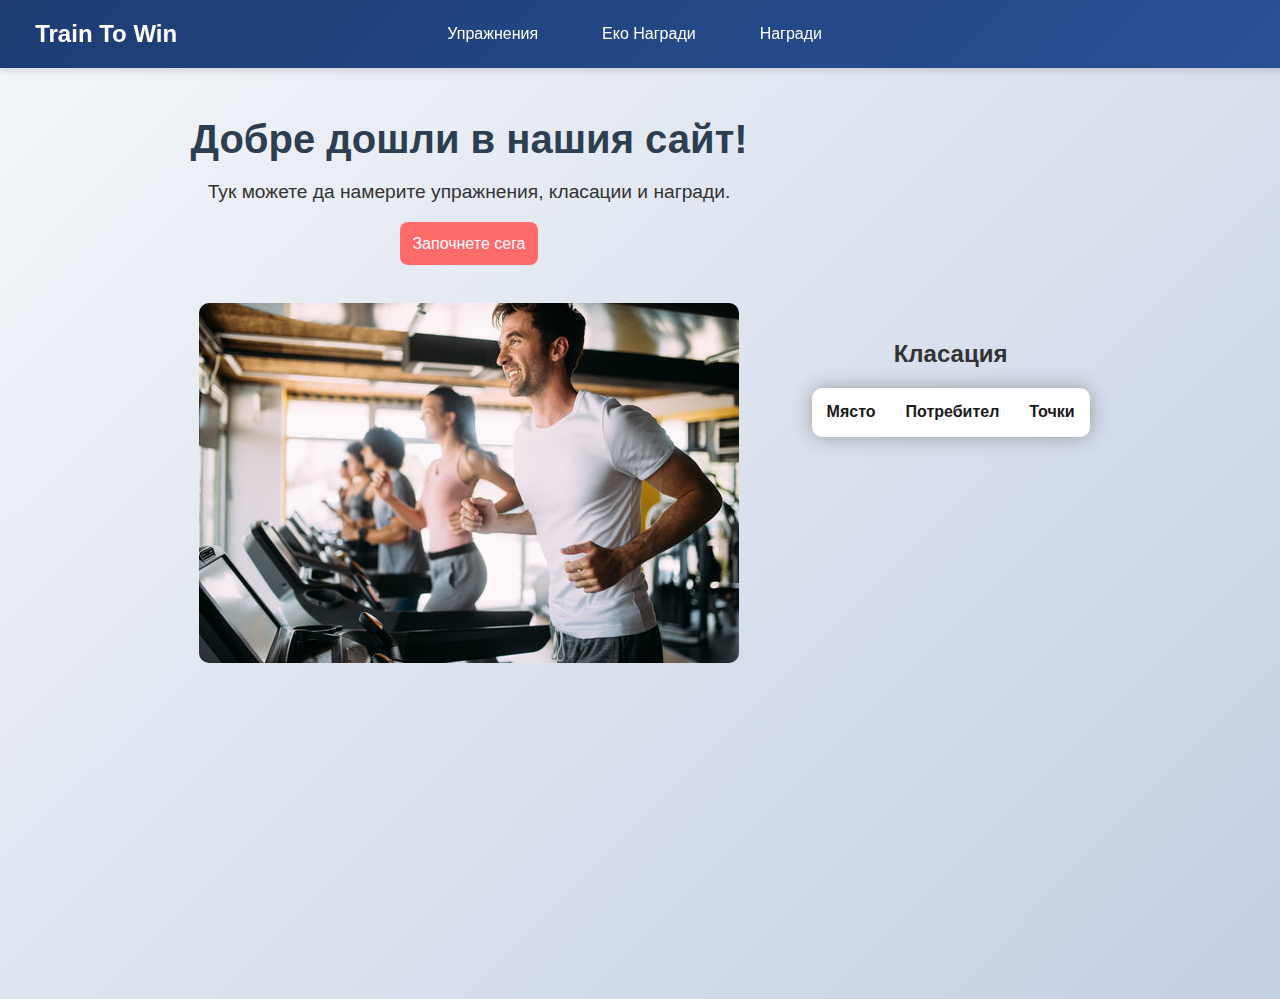
<file: sait/index.html>
<!DOCTYPE html>
<html lang="bg">
<head>
    <meta charset="UTF-8">
    <meta name="viewport" content="width=device-width, initial-scale=1.0">
    <title>Начална страница</title>
    <link rel="stylesheet" href="style.css">
    <link rel="icon" type="image/x-icon" href="/unnamed.png">
</head>
<body>
    <nav class="navbar">
        <div class="logo">
            <a href="#home" class="homepage" style="text-decoration: none;">Train To Win</a>
        </div>
        <ul class="nav-links" id="nav-links">
            <li><a href="upraznenia.html" id="link-upraznenia">Упражнения</a></li>
            <li><a href="eko_nagradi.html" id="link-klasacia">Еко Награди</a></li>
            <li><a href="nagradi.html" id="link-nagradi">Награди</a></li>
        </ul>
        <div class="hamburger" onclick="toggleMenu()">
            <span class="bar"></span>
            <span class="bar"></span>
            <span class="bar"></span>
        </div>
    </nav>
    <section id="home" class="section">
        <div class="hero">
            <h1>Добре дошли в нашия сайт!</h1>
            <p>Тук можете да намерите упражнения, класации и награди.</p>
            <a href="upraznenia.html" class="cta-button">Започнете сега</a>
            <div class="image-container">
                <img src="snimka.jpg" alt="gym">
            </div>
        </div>
    </section>
    <section id="klasacia" class="section">
        <h2>Класация</h2>
        <table class="klasacia-table">
            <thead>
                <tr>
                    <th>Място</th>
                    <th>Потребител</th>
                    <th>Точки</th>
                </tr>
            </thead>
            <tbody id="klasacia-body">
            </tbody>
        </table>
    </section>
     
    <script>
        function loadKlasacia() {
            let users = JSON.parse(localStorage.getItem("ttw_users")) || [];
            let tbody = document.getElementById("klasacia-body");
            tbody.innerHTML = "";
            users.sort((a, b) => (b.points || 0) - (a.points || 0));

            users.forEach((user, index) => {
                let row = document.createElement("tr");
                row.innerHTML = `
                    <td>${index + 1}</td>
                    <td>${user.username}</td>
                    <td>${user.points || 0}</td>
                `;
                tbody.appendChild(row);
            });
        }

  
        window.onload = loadKlasacia;
    </script>
 
    
    <script src="script.js"></script>
</body>
</html>
</file>
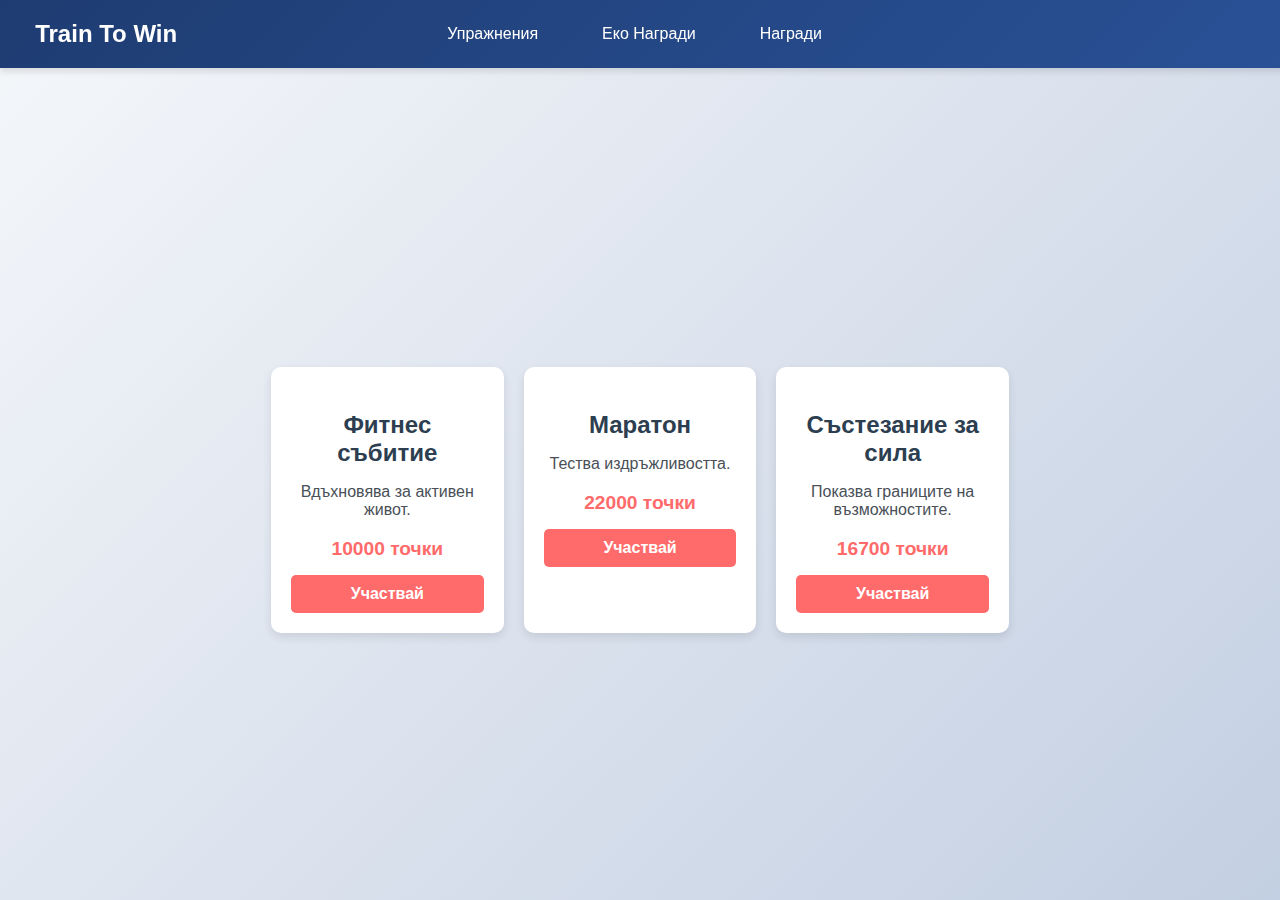
<file: sait/eko_nagradi.html>
<!DOCTYPE html>
<html lang="bg">
    <head>
        <meta charset="UTF-8">
        <meta name="viewport" content="width=device-width, initial-scale=1.0">
        <title>Еко Награди</title>
        <link rel="stylesheet" href="eko_nagradi.css">
        <link rel="icon" type="image/x-icon" href="/unnamed.png">
    </head>
    <body>
        <nav class="navbar">
            <div class="logo">
                <a href="index.html" class="homepage" style="text-decoration: none;">Train To Win</a>
            </div>
            <ul class="nav-links" id="nav-links">
                <li><a href="upraznenia.html" id="link-upraznenia">Упражнения</a></li>
                <li><a href="eko_nagradi.html" id="link-klasacia">Еко Награди</a></li>
                <li><a href="nagradi.html" id="link-nagradi">Награди</a></li>
            </ul>
            <div class="hamburger" onclick="toggleMenu()">
                <span class="bar"></span>
                <span class="bar"></span>
                <span class="bar"></span>
            </div>
        </nav>
        <main class="offers-container">
            <div class="offers-flex">
                
                
                <div class="offer-card">
                    <h3>Фитнес събитие</h3>
                    <p>Вдъхновява за активен живот.</p>
                    <p class="points">10000 точки</p>
                    <button onclick="buyOffer(10000)">Участвай</button>
                </div>
                <div class="offer-card">
                    <h3>Маратон</h3>
                    <p>Тества издръжливостта.</p>
                    <p class="points">22000 точки</p>
                    <button onclick="buyOffer(22000)">Участвай</button>
                </div>
                <div class="offer-card">
                    <h3>Състезание за сила</h3>
                    <p>Показва границите на възможностите.</p>
                    <p class="points">16700 точки</p>
                    <button onclick="buyOffer(16700)">Участвай</button>
                </div>
               
            </div>
        </main>
        

        <script src="eko_nagradi.js"></script>
    </body>
 </html>
</file>
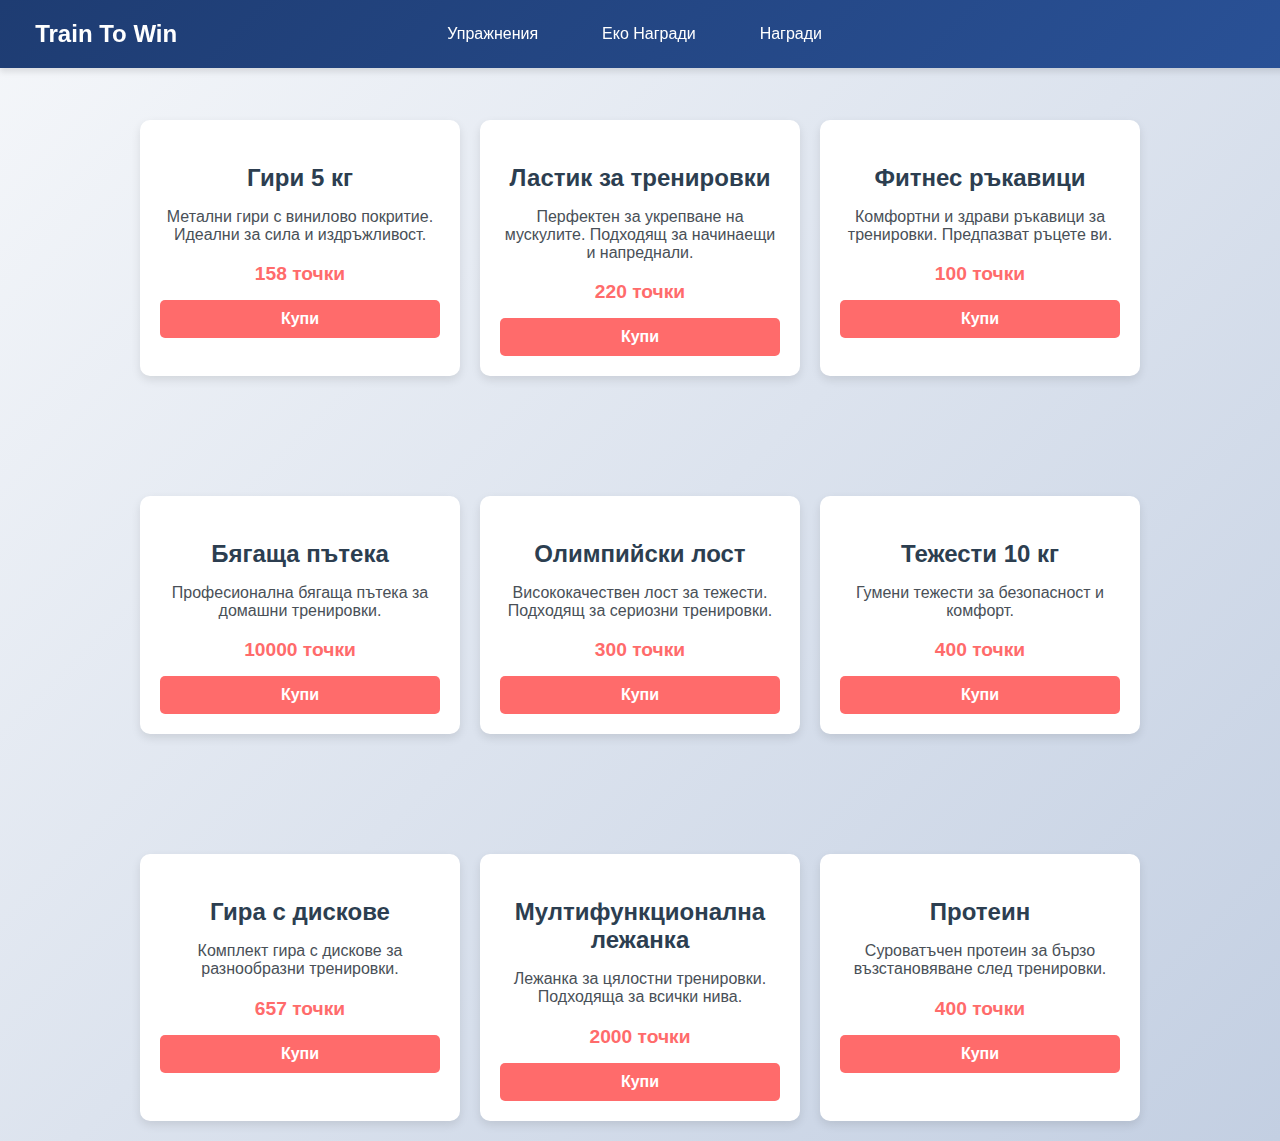
<file: sait/nagradi.html>
<!DOCTYPE html>
    <html lang="bg">
    <head>
        <meta charset="UTF-8">
        <meta name="viewport" content="width=device-width, initial-scale=1.0">
        <title>Оферти с точки</title>
        <link rel="stylesheet" href="nagradi.css">
        <link rel="icon" type="image/x-icon" href="/unnamed.png">
    </head>
    <body>
        <nav class="navbar">
            <div class="logo">
                <a href="index.html" class="homepage" style="text-decoration: none; ">Train To Win</a>
            </div>
            <ul class="nav-links" id="nav-links">
                <li><a href="upraznenia.html" id="link-upraznenia">Упражнения</a></li>
                <li><a href="eko_nagradi.html" id="link-klasacia">Еко Награди</a></li>
                <li><a href="nagradi.html" id="link-nagradi">Награди</a></li>
            </ul>
            <div class="hamburger" onclick="toggleMenu()">
                <span class="bar"></span>
                <span class="bar"></span>
                <span class="bar"></span>
            </div>
        </nav>
        </div>
        <main class="offers-container">
            <div class="offers-flex">
                
                <div class="offer-card">
                    <h3>Гири 5 кг</h3>
                    <p>Метални гири с винилово покритие. Идеални за сила и издръжливост.</p>
                    <p class="points">158 точки</p>
                    <button onclick="buyOffer(158)">Купи</button>
                </div>
                <div class="offer-card">
                    <h3>Ластик за тренировки</h3>
                    <p>Перфектен за укрепване на мускулите. Подходящ за начинаещи и напреднали.</p>
                    <p class="points">220 точки</p>
                    <button onclick="buyOffer(220)">Купи</button>
                </div>
                <div class="offer-card">
                    <h3>Фитнес ръкавици</h3>
                    <p>Комфортни и здрави ръкавици за тренировки. Предпазват ръцете ви.</p>
                    <p class="points">100 точки</p>
                    <button onclick="buyOffer(100)">Купи</button>
                </div>
                <div class="offer-card">
                    <h3>Бягаща пътека</h3>
                    <p>Професионална бягаща пътека за домашни тренировки.</p>
                    <p class="points">10000 точки</p>
                    <button onclick="buyOffer(10000)">Купи</button>
                </div>
                <div class="offer-card">
                    <h3>Олимпийски лост</h3>
                    <p>Висококачествен лост за тежести. Подходящ за сериозни тренировки.</p>
                    <p class="points">300 точки</p>
                    <button onclick="buyOffer(300)">Купи</button>
                </div>
                <div class="offer-card">
                    <h3>Тежести 10 кг</h3>
                    <p>Гумени тежести за безопасност и комфорт.</p>
                    <p class="points">400 точки</p>
                    <button onclick="buyOffer(400)">Купи</button>
                </div>
                
                <div class="offer-card">
                    <h3>Гира с дискове</h3>
                    <p>Комплект гира с дискове за разнообразни тренировки.</p>
                    <p class="points">657 точки</p>
                    <button onclick="buyOffer(657)">Купи</button>
                </div>
                <div class="offer-card">
                    <h3>Мултифункционална лежанка</h3>
                    <p>Лежанка за цялостни тренировки. Подходяща за всички нива.</p>
                    <p class="points">2000 точки</p>
                    <button onclick="buyOffer(2000)">Купи</button>
                </div>
                <div class="offer-card">
                    <h3>Протеин</h3>
                    <p>Суроватъчен протеин за бързо възстановяване след тренировки.</p>
                    <p class="points">400 точки</p>
                    <button onclick="buyOffer(400)">Купи</button>
                </div>
            </div>
            <div id="messages"></div>
        </main>
        <script src="nagradi.js"></script>
</body>
</html>
</file>
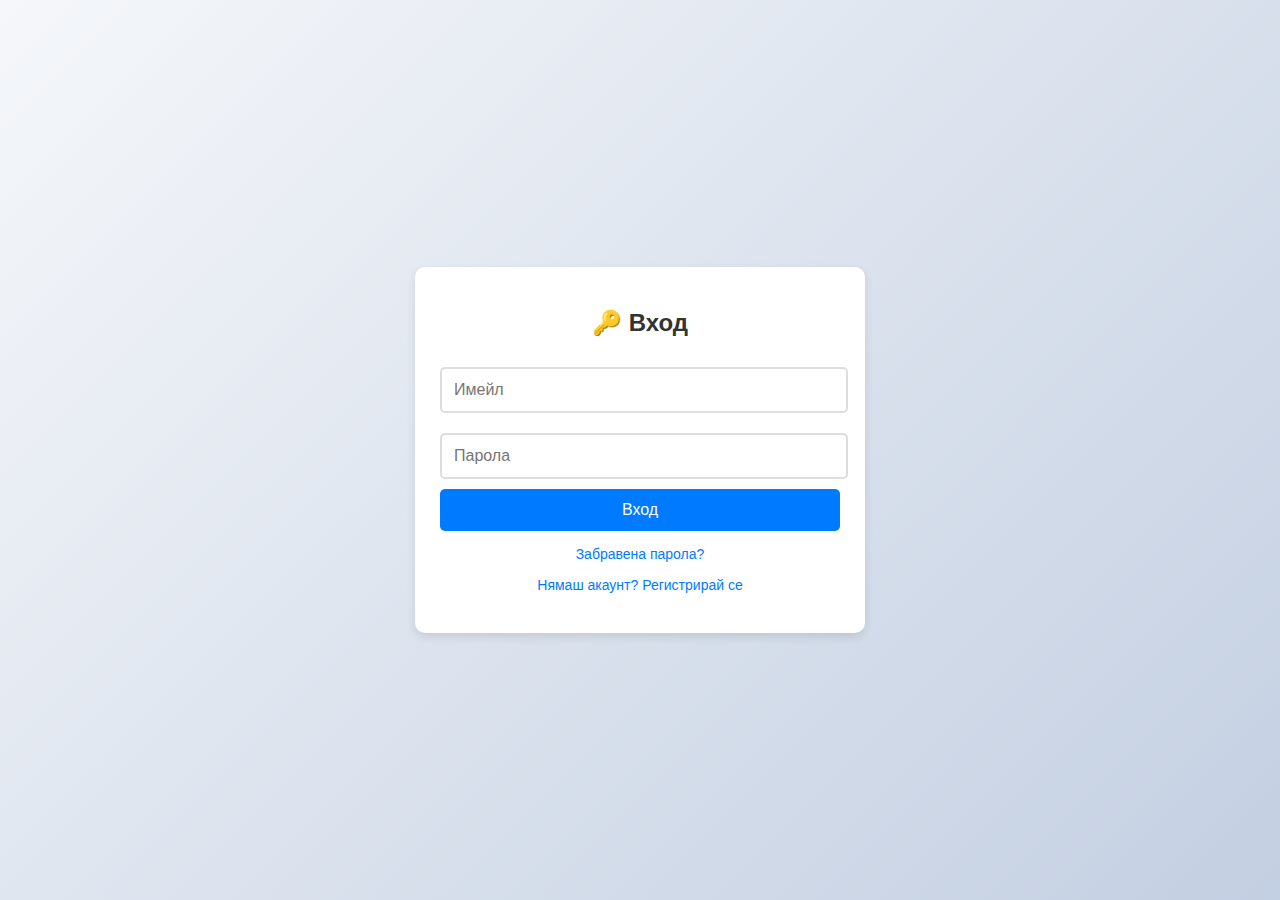
<file: sait/parola.html>
<!DOCTYPE html>
<html lang="bg">
<head>
    <meta charset="UTF-8">
    <meta name="viewport" content="width=device-width, initial-scale=1.0">
    <title>Вход и Регистрация</title>
    <style>
       body {
    font-family: 'Poppins', sans-serif;
    background: linear-gradient(135deg, #f5f7fa, #c3cfe2);
    margin: 0;
    padding: 0;
    display: flex;
    justify-content: center;
    align-items: center;
    min-height: 100vh;
    color: #333;
    text-align: center;
}
        .container {
            width: 90%;
            max-width: 400px;
            margin: 20px auto;
            background: white;
            padding: 25px;
            border-radius: 10px;
            box-shadow: 0 4px 10px rgba(0, 0, 0, 0.1);
            transition: transform 0.3s ease, box-shadow 0.3s ease;
        }
        .container:hover {
            transform: translateY(-5px);
            box-shadow: 0 8px 20px rgba(0, 0, 0, 0.2);
        }
        h1 {
            color: #333;
            margin-bottom: 20px;
            font-size: 24px;
        }
        input {
            width: calc(100% - 20px);
            padding: 12px;
            margin: 10px 0;
            border: 2px solid #ddd;
            border-radius: 5px;
            font-size: 16px;
            transition: border-color 0.3s ease;
        }
        input:focus {
            border-color: #007bff;
            outline: none;
        }
        button {
            width: 100%;
            padding: 12px;
            background-color: #007bff;
            color: white;
            border: none;
            border-radius: 5px;
            cursor: pointer;
            font-size: 16px;
            transition: background-color 0.3s ease;
        }
        button:hover {
            background-color: #0056b3;
        }
        .link {
            color: #007bff;
            cursor: pointer;
            text-decoration: none;
            font-size: 14px;
            transition: color 0.3s ease;
        }
        .link:hover {
            color: #0056b3;
            text-decoration: underline;
        }
        p {
            margin: 15px 0;
        }
        .error-message {
            color: red;
            font-size: 14px;
            margin-top: 10px;
        }
    </style>
</head>
<body>
    <div class="container" id="login-container">
        <h1>🔑 Вход</h1>
        <input type="email" id="login-email" placeholder="Имейл">
        <input type="password" id="login-password" placeholder="Парола">
        <button onclick="login()">Вход</button>
        <p class="link" onclick="showForgotPassword()">Забравена парола?</p>
        <p class="link" onclick="showRegister()">Нямаш акаунт? Регистрирай се</p>
    </div>

    <div class="container" id="register-container" style="display: none;">
        <h1>📝 Регистрация</h1>
        <input type="email" id="register-email" placeholder="Имейл">
        <input type="password" id="register-password" placeholder="Парола">
        <button onclick="register()">Регистрация</button>
        <p class="link" onclick="showLogin()">Вече имаш акаунт? Влез</p>
    </div>

    <div class="container" id="forgot-password-container" style="display: none;">
        <h1>🔄 Забравена парола</h1>
        <input type="email" id="forgot-email" placeholder="Имейл">
        <button onclick="forgotPassword()">Нулирай паролата</button>
        <p class="link" onclick="showLogin()">Обратно към вход</p>
    </div>

    <script>
        function showLogin() {
            document.getElementById("login-container").style.display = "block";
            document.getElementById("register-container").style.display = "none";
            document.getElementById("forgot-password-container").style.display = "none";
        }
        
        function showRegister() {
            document.getElementById("login-container").style.display = "none";
            document.getElementById("register-container").style.display = "block";
            document.getElementById("forgot-password-container").style.display = "none";
        }
        
        function showForgotPassword() {
            document.getElementById("login-container").style.display = "none";
            document.getElementById("register-container").style.display = "none";
            document.getElementById("forgot-password-container").style.display = "block";
        }

        function register() {
            let email = document.getElementById("register-email").value;
            let password = document.getElementById("register-password").value;
            let errorMessages = [];
            
            if (password.length < 6) {
                errorMessages.push("Паролата трябва да е поне 6 символа!");
            }
            
            if (!/[A-Z]/.test(password)) {
                errorMessages.push("Паролата трябва да съдържа поне една главна буква!");
            }

            if (!/\d/.test(password)) {
                errorMessages.push("Паролата трябва да съдържа поне една цифра!");
            }

            if (!email || !password) {
                errorMessages.push("Попълни всички полета!");
            }
            
            if (errorMessages.length > 0) {
                alert(errorMessages.join("\n"));
                return;
            }
            
            let users = JSON.parse(localStorage.getItem("ttw_users")) || [];
            if (users.some(user => user.email === email)) {
                alert("Имейлът вече е регистриран!");
                return;
            }
            
            users.push({ email, password });
            localStorage.setItem("ttw_users", JSON.stringify(users));
            alert("Успешна регистрация! Влез в акаунта си.");
            showLogin();
        }
        
        function login() {
            let email = document.getElementById("login-email").value;
            let password = document.getElementById("login-password").value;
            
            let users = JSON.parse(localStorage.getItem("ttw_users")) || [];
            let user = users.find(user => user.email === email && user.password === password);
            
            if (user) {
                alert("Успешен вход!");
                localStorage.setItem("ttw_currentUser", email);
                window.location.href = "index.html"; 
            } else {
                alert("Грешен имейл или парола!");
            }
        }
        
        function forgotPassword() {
            let email = document.getElementById("forgot-email").value;
            let users = JSON.parse(localStorage.getItem("ttw_users")) || [];
            let user = users.find(user => user.email === email);
            
            if (!user) {
                alert("Имейлът не е намерен!");
                return;
            }
            
            let newPassword = prompt("Въведи нова парола:");
            if (!newPassword) return;
            
            user.password = newPassword;
            localStorage.setItem("ttw_users", JSON.stringify(users));
            alert("Паролата е сменена успешно!");
            showLogin();
        }
    </script>
</body>
</html>
</file>
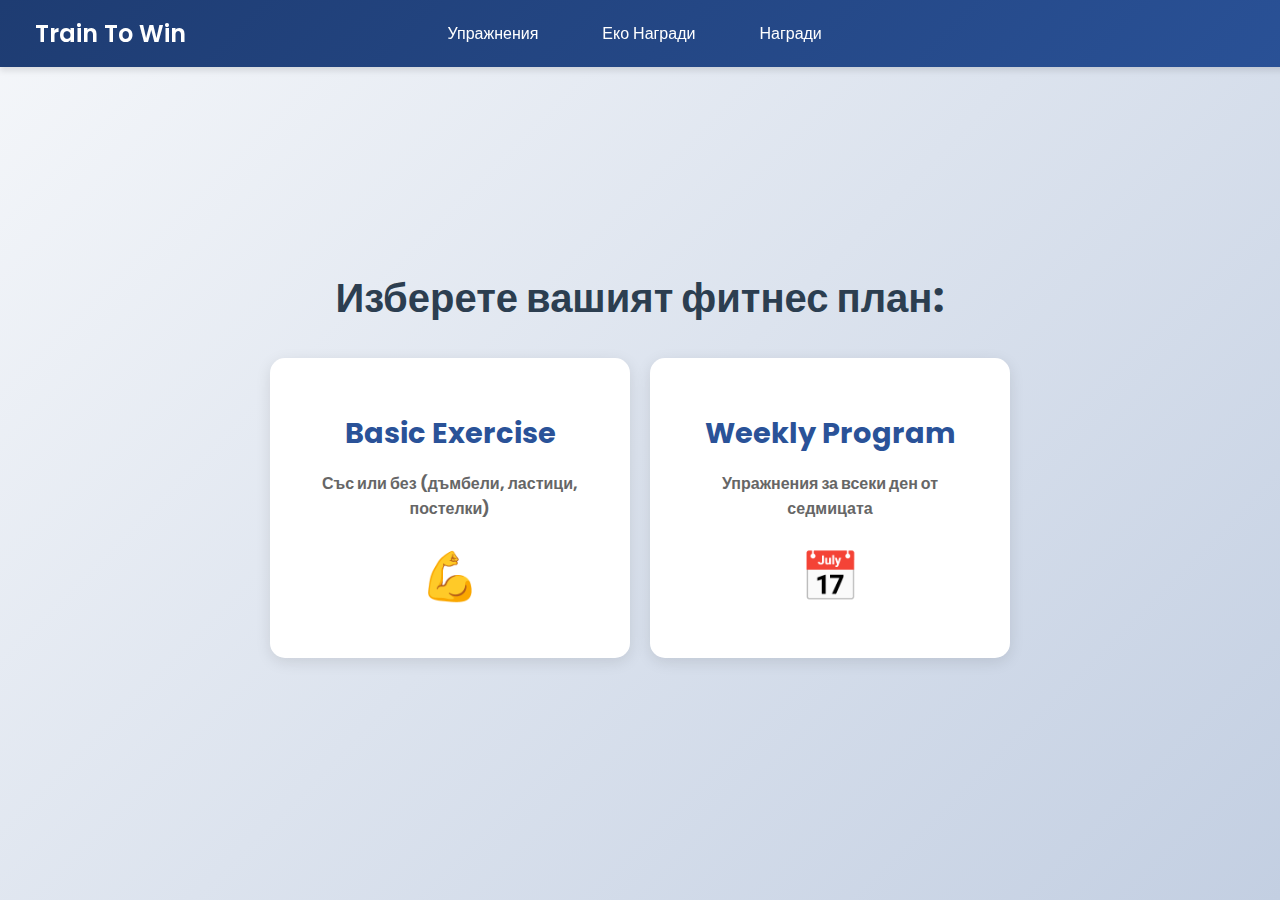
<file: sait/upraznenia.html>
<!DOCTYPE html>
<html lang="en">
<head>
    <meta charset="UTF-8">
    <meta name="viewport" content="width=device-width, initial-scale=1.0">
    <title>Упражнения</title>
    <link rel="stylesheet" href="styles.css">
    <link href="https://fonts.googleapis.com/css2?family=Poppins:wght@400;600&display=swap" rel="stylesheet">
    <link rel="icon" type="image/x-icon" href="/unnamed.png">
</head>
<body>
    <nav class="navbar">
        <div class="logo"><a href="index.html" style="color: white; text-decoration: none;">Train To Win</a></div>
        <ul class="nav-links">
            <li><a href="upraznenia.html">Упражнения</a></li>
            <li><a href="eko_nagradi.html">Еко Награди</a></li>
            <li><a href="nagradi.html">Награди</a></li>
        </ul>
    </nav>
    <div class="container">
        <h1>Изберете вашият фитнес план:</h1>
        <div class="plans">
            <div class="plan" onclick="selectPlan('basic')">
                <h2>Basic Exercise</h2>
                <b><p>Със или без (дъмбели, ластици, постелки)</p></b>
                <div class="icon">💪</div>
            </div>
            <div class="plan" onclick="selectPlan('weekly')">
                <h2>Weekly Program</h2>
                <b><p>Упражнения за всеки ден от седмицата</p></b>
                <div class="icon">📅</div>
            </div>
        </div>
    </div>

    <script src="plans.js"></script>
</body>
</html>
</file>
<file: sait/style.css>
body {
    font-family: 'Poppins', sans-serif;
    background: linear-gradient(135deg, #f5f7fa, #c3cfe2);
    margin: 0;
    padding: 0;
    display: flex;
    justify-content: center;
    align-items: center;
    min-height: 100vh;
    color: #333;
}

.homepage{
    color: white;

}
.navbar {
    background: linear-gradient(135deg, #1e3c72, #2a5298); 
    color: white;
    position: fixed;
    top: 0;
    left: 0;
    width: 100%;
    z-index: 1000;
    background-color: #333;
    padding: 1.25rem 2.2rem;
    box-shadow: 0 4px 6px rgba(0, 0, 0, 0.1);
    display: flex;
    align-items: center;
    justify-content: space-between; 
}

.navbar .logo {
    color: #fff;
    font-size: 1.5rem;
    font-weight: 600;
    margin-right: auto; 


}

.navbar .nav-links {
    list-style: none;
    display: flex;
    margin: 0;
    padding: 0;
    position: absolute; 
    left: 47%;
    transform: translateX(-50%);
}

.navbar .nav-links li {
    margin: 0 1rem; 
}

.navbar .nav-links a {
    color: #fff;
    text-decoration: none;
    font-size: 1rem;
    transition: color 0.3s ease, transform 0.3s ease;
}

.navbar .nav-links a:hover {
    color: #ff6b6b;
    transform: translateY(-3px);
}

.logo{
    color: white;
}

.section {
    padding: 50px 2rem 2rem; 
    text-align: center;
    margin-top: 40px;
}
.navbar .nav-links a {
    color: #fff;
    text-decoration: none;
    font-size: 1rem;
    padding: 0.5rem 1rem;
    border-radius: 5px;
    transition: background 0.3s ease, color 0.3s ease, transform 0.3s ease;
    position: relative;
}

.navbar .nav-links a::after {
    content: '';
    position: absolute;
    width: 0;
    height: 2px;
    background: #ff6b6b;
    bottom: -5px;
    left: 0;
    transition: width 0.3s ease;
}

.navbar .nav-links a:hover::after {
    width: 100%;
}

.navbar .nav-links a:hover {
    color: #ff6b6b;
    transform: translateY(-3px);
}

#home {
    margin-bottom: rem;
}
.hero h1 {
    font-size: 2.5rem;
    margin-bottom: 1rem;
}

.hero{
    margin-bottom: 300px;
}
.hero p {
    font-size: 1.2rem;
    margin-bottom: 2rem;
}

.cta-button {
    background-color: #ff6b6b;
    color: #fff;
    padding: 0.8rem 2rem;
    text-decoration: none;
    border-radius: 5px;
    font-size: 1rem;
    transition: background-color 0.3s ease;
}

.cta-button:hover {
    background-color: #ff4c4c;
}



.image-container {
    margin-top: 50px;
    margin-bottom: 50px;
}

.image-container img {
    max-width: 100%;
    height: auto;
    border-radius: 10px;
}

.form-container {
    max-width: 400px;
    margin: 0 auto;
    padding: 2.5rem;
    background-color: #fff;
    border-radius: 15px;
    box-shadow: 0 8px 20px rgba(0, 0, 0, 0.1);
    transition: transform 0.3s ease, box-shadow 0.3s ease;
}

.form-container:hover {
    transform: translateY(-5px);
    box-shadow: 0 12px 25px rgba(0, 0, 0, 0.15);
}

.form-container h2 {
    font-size: 2rem;
    margin-bottom: 1.5rem;
    color: #343a40;
    text-align: center;
    font-weight: 600;
}

.form-group {
    margin-bottom: 1.5rem;
    display: flex;
    flex-direction: column;
    margin-right: 2rem;
}

.form-group label {
    font-size: 1rem;
    margin-bottom: 0.5rem;
    color: #495057;
    font-weight: 500;
}

.form-group input {
    width: 100%;
    padding: 0.8rem 1rem;
    font-size: 1rem;
    border: 1px solid #ced4da;
    border-radius: 8px;
    transition: border-color 0.3s ease, box-shadow 0.3s ease;
}

.form-group input:focus {
    border-color: #ff6b6b;
    outline: none;
    box-shadow: 0 0 0 3px rgba(255, 107, 107, 0.2);
}

.form-group input:hover {
    border-color: #ff6b6b;
}

.form-group small {
    display: block;
    font-size: 0.8rem;
    color: #6c757d;
    margin-top: 0.5rem;
}

.captcha {
    display: flex;
    align-items: center;
    gap: 0.5rem;
    margin-top: 1rem;
}

.captcha input[type="checkbox"] {
    width: 20px;
    height: 20px;
    cursor: pointer;
}

.captcha label {
    font-size: 1rem;
    color: #495057;
    cursor: pointer;
}

.cta-button {
    width: 100%;
    background-color: #ff6b6b;
    color: #fff;
    padding: 0.8rem;
    border: none;
    border-radius: 8px;
    font-size: 1rem;
    font-weight: 500;
    cursor: pointer;
    transition: background-color 0.3s ease, transform 0.3s ease;
}

.cta-button:hover {
    background-color: #ff4c4c;
    transform: translateY(-2px);
}

.cta-button.secondary {
    background-color: #6c757d;
    margin-top: 0.5rem;
}

.cta-button.secondary:hover {
    background-color: #5a6268;
    transform: translateY(-2px);
}
h1 {
    font-size: 2.5rem;
    color: #2c3e50;
    margin-bottom: 30px;
}

.klasacia-table {
    width: 100%;
    max-width: 800px;
    border-collapse: collapse;
    text-align: center;
    background: white;
    border-radius: 10px;
    overflow: hidden;
    box-shadow: 0 0 20px rgba(0, 0, 0, 0.3);
    margin-bottom: 300px;
}

.klasacia-table th, .klasacia-table td {
    padding: 15px;
    border-bottom: 1px solid rgba(255, 255, 255, 0.1);
}

.klasacia-table th {
  
    color: #1a1a1a;
    font-weight: bold;
}

.klasacia-table tr:nth-child(even) {
    background: rgba(255, 255, 255, 0.05);
}

.klasacia-table tr:hover {
    background: rgba(255, 255, 255, 0.1);
}

main.offers-container {
    flex: 1; 
    padding-bottom: 150px;
}

/* Стилове за footer */
.footer {
    background: linear-gradient(135deg, #333, #222); 
    color: white;
    padding: 40px 0 20px 0;
    text-align: center;
    width: 100%;
    position: sticky; 
    bottom: 0;
    left: 0;
    z-index: 1000; 
    box-shadow: 0 -2px 10px rgba(0, 0, 0, 0.3); 
}

.footer-content {
    display: flex;
    justify-content: space-around; 
    flex-wrap: wrap; 
    max-width: 1200px;
    margin: 0 auto;
    padding: 0 20px;
}

.footer-section {
    flex: 1; 
    min-width: 200px;
    margin: 10px 0;
    padding: 10px;
    transition: transform 0.3s ease, background 0.3s ease;
}

.footer-section:hover {
    transform: translateY(-5px); 
    background: rgba(255, 255, 255, 0.1); 
    border-radius: 8px; 
}

.footer-section h4 {
    margin-bottom: 15px;
    font-size: 18px;
    color: #007BFF; 
}

.footer-section p {
    margin: 10px 0;
    font-size: 14px;
    display: flex;
    align-items: center;
    justify-content: center;
}

.footer-section i {
    margin-right: 10px; 
    color: #007BFF;
}

.footer-bottom {
    margin-top: 20px;
    border-top: 1px solid #444; 
    padding-top: 10px;
}

.footer-bottom p {
    margin: 0;
    font-size: 14px;
    color: #ccc;
}

.footer-section p:hover {
    color: #007BFF; 
    cursor: pointer;
}
</file>
<file: sait/eko_nagradi.css>
body {
    font-family: 'Poppins', sans-serif;
    background: linear-gradient(135deg, #f5f7fa, #c3cfe2);
    margin: 0;
    padding: 0;
    display: flex;
    justify-content: center;
    align-items: center;
    min-height: 100vh;
    color: #333;
}

.homepage{
    color: white;

}
.navbar {
    background: linear-gradient(135deg, #1e3c72, #2a5298); 
    color: white;
    position: fixed;
    top: 0;
    left: 0;
    width: 100%;
    z-index: 1000;
    background-color: #333;
    padding: 1.25rem 2.2rem;
    box-shadow: 0 4px 6px rgba(0, 0, 0, 0.1);
    display: flex;
    align-items: center;
    justify-content: space-between; 
}

.navbar .logo {
    color: #fff;
    font-size: 1.5rem;
    font-weight: 600;
    margin-right: auto; 
}

.navbar .nav-links {
    list-style: none;
    display: flex;
    margin: 0;
    padding: 0;
    position: absolute; 
    left: 47%; 
    transform: translateX(-50%);
}

.navbar .nav-links li {
    margin: 0 1rem;
}

.navbar .nav-links a {
    color: #fff;
    text-decoration: none;
    font-size: 1rem;
    transition: color 0.3s ease, transform 0.3s ease;
}

.navbar .nav-links a:hover {
    color: #ff6b6b;
    transform: translateY(-3px);
}

.logo{
    color: white;
}


.section {
    padding: 50px 2rem 2rem;
    text-align: center;
    margin-top: 40px;
}
.navbar .nav-links a {
    color: #fff;
    text-decoration: none;
    font-size: 1rem;
    padding: 0.5rem 1rem;
    border-radius: 5px;
    transition: background 0.3s ease, color 0.3s ease, transform 0.3s ease;
    position: relative;
}

.navbar .nav-links a::after {
    content: '';
    position: absolute;
    width: 0;
    height: 2px;
    background: #ff6b6b;
    bottom: -5px;
    left: 0;
    transition: width 0.3s ease;
}

.navbar .nav-links a:hover::after {
    width: 100%;
}

.navbar .nav-links a:hover {
    color: #ff6b6b;
    transform: translateY(-3px);
}

.section {
    padding: 100px 2rem 2rem; 
    text-align: center;
}

.hero h1 {
    font-size: 2.5rem;
    margin-bottom: 1rem;
}

.hero p {
    font-size: 1.2rem;
    margin-bottom: 2rem;
}

.cta-button {
    background-color: #ff6b6b;
    color: #fff;
    padding: 0.8rem 2rem;
    text-decoration: none;
    border-radius: 5px;
    font-size: 1rem;
    transition: background-color 0.3s ease;
}

.cta-button:hover {
    background-color: #ff4c4c;
}

.offers-container {
    padding: 20px;
    max-width: 1200px;
    margin: 0 auto;
}

.offers-flex {
    display: flex;
    flex-wrap: wrap;
    gap: 20px;
    justify-content: center;
}

.offer-card {
    background: #fff;
    border-radius: 10px;
    padding: 20px;
    text-align: center;
    transition: transform 0.3s ease, box-shadow 0.3s ease;
    width: calc(25% - 20px); 
    box-shadow: 0 4px 10px rgba(0, 0, 0, 0.1);
    margin-top: 100px;
}

.offer-card:hover {
    transform: translateY(-10px);
    box-shadow: 0 10px 20px rgba(0, 0, 0, 0.2);
}

.offer-card h3 {
    font-size: 1.5rem;
    margin-bottom: 10px;
    color: #2c3e50; 
}

.offer-card p {
    font-size: 1rem;
    color: #495057; 
    margin-bottom: 15px;
}

.offer-card .points {
    font-size: 1.2rem;
    color: #ff6b6b;
    font-weight: bold;
    margin-bottom: 15px;
}

.offer-card button {
    background: #ff6b6b; 
    color: #fff;
    padding: 10px 20px;
    border: none;
    border-radius: 5px;
    cursor: pointer;
    font-size: 1rem;
    font-weight: bold;
    transition: background 0.3s ease;
    width: 100%;
}

.offer-card button:hover {
    background: #ff4c4c; 
}

@media (max-width: 1200px) {
    .offer-card {
        width: calc(33.33% - 20px); 
    }
}

@media (max-width: 768px) {
    .offer-card {
        width: calc(50% - 20px); 
    }
}

@media (max-width: 480px) {
    .offer-card {
        width: 100%; 
    }
}
</file>
<file: sait/nagradi.css>
body {
    font-family: 'Poppins', sans-serif;
    background: linear-gradient(135deg, #f5f7fa, #c3cfe2);
    margin: 0;
    padding: 0;
    display: flex;
    justify-content: center;
    align-items: center;
    min-height: 100vh;
    color: #333;
    text-align: center;
    flex-direction: column;
}

.homepage{
    color: white;

}
.navbar {
    background: linear-gradient(135deg, #1e3c72, #2a5298); /* Градиентен фон */
    color: white;
    position: fixed;
    top: 0;
    left: 0;
    width: 100%;
    z-index: 1000;
    background-color: #333;
    padding: 1.25rem 2.2rem;
    box-shadow: 0 4px 6px rgba(0, 0, 0, 0.1);
    display: flex;
    align-items: center;
    justify-content: space-between; /* Разпределя пространството между логото и връзките */
}

.navbar .logo {
    color: #fff;
    font-size: 1.5rem;
    font-weight: 600;
    margin-right: auto; /* Избутва логото наляво */
}

.navbar .nav-links {
    list-style: none;
    display: flex;
    margin: 0;
    padding: 0;
    position: absolute; /* Позициониране абсолютно за центриране */
    left: 47%; /* Центриране по хоризонтала */
    transform: translateX(-50%); /* Преместване на половината от собствената ширина */
}

.navbar .nav-links li {
    margin: 0 1rem; /* Разстояние между връзките */
}

.navbar .nav-links a {
    color: #fff;
    text-decoration: none;
    font-size: 1rem;
    transition: color 0.3s ease, transform 0.3s ease;
}

.navbar .nav-links a:hover {
    color: #ff6b6b;
    transform: translateY(-3px);
}

.logo{
    color: white;
}

/* Основно съдържание */
.section {
    padding: 50px 2rem 2rem; /* Отстъп отгоре за навигационната лента */
    text-align: center;
    margin-top: 40px;
}
.navbar .nav-links a {
    color: #fff;
    text-decoration: none;
    font-size: 1rem;
    padding: 0.5rem 1rem;
    border-radius: 5px;
    transition: background 0.3s ease, color 0.3s ease, transform 0.3s ease;
    position: relative;
}

.navbar .nav-links a::after {
    content: '';
    position: absolute;
    width: 0;
    height: 2px;
    background: #ff6b6b;
    bottom: -5px;
    left: 0;
    transition: width 0.3s ease;
}

.navbar .nav-links a:hover::after {
    width: 100%;
}

.navbar .nav-links a:hover {
    color: #ff6b6b;
    transform: translateY(-3px);
}

/* Основно съдържание */
.section {
    padding: 100px 2rem 2rem; /* Отстъп отгоре за навигационната лента */
    text-align: center;
}

.hero h1 {
    font-size: 2.5rem;
    margin-bottom: 1rem;
}

.hero p {
    font-size: 1.2rem;
    margin-bottom: 2rem;
}

.cta-button {
    background-color: #ff6b6b;
    color: #fff;
    padding: 0.8rem 2rem;
    text-decoration: none;
    border-radius: 5px;
    font-size: 1rem;
    transition: background-color 0.3s ease;
}

.cta-button:hover {
    background-color: #ff4c4c;
}

.offers-container {
    padding: 20px;
    max-width: 1200px;
    margin: 0 auto;
}


.offers-flex {
    display: flex;
    flex-wrap: wrap;
    gap: 20px;
    justify-content: center;
}


.offer-card {
    background: #fff;
    border-radius: 10px;
    padding: 20px;
    text-align: center;
    transition: transform 0.3s ease, box-shadow 0.3s ease;
    width: calc(25% - 20px); 
    box-shadow: 0 4px 10px rgba(0, 0, 0, 0.1);
    margin-top: 100px;
}

.offer-card:hover {
    transform: translateY(-10px);
    box-shadow: 0 10px 20px rgba(0, 0, 0, 0.2);
}

.offer-card h3 {
    font-size: 1.5rem;
    margin-bottom: 10px;
    color: #2c3e50; 
}

.offer-card p {
    font-size: 1rem;
    color: #495057; 
    margin-bottom: 15px;
}

.offer-card .points {
    font-size: 1.2rem;
    color: #ff6b6b; 
    font-weight: bold;
    margin-bottom: 15px;
}

.offer-card button {
    background: #ff6b6b;
    color: #fff;
    padding: 10px 20px;
    border: none;
    border-radius: 5px;
    cursor: pointer;
    font-size: 1rem;
    font-weight: bold;
    transition: background 0.3s ease;
    width: 100%;
}

.offer-card button:hover {
    background: #ff4c4c; 
}

@media (max-width: 1200px) {
    .offer-card {
        width: calc(33.33% - 20px); 
    }
}

@media (max-width: 768px) {
    .offer-card {
        width: calc(50% - 20px); 
    }
}

@media (max-width: 480px) {
    .offer-card {
        width: 100%;
    }
}
.points-container {
    margin-top: 10px;
}
</file>
<file: sait/styles.css>
body {
    font-family: 'Poppins', sans-serif;
    background: linear-gradient(135deg, #f5f7fa, #c3cfe2);
    margin: 0;
    padding: 0;
    display: flex;
    justify-content: center;
    align-items: center;
    min-height: 100vh;
    color: #333;
}

.container {
    padding-top: 80px; 
    padding: 2rem;
    text-align: center;
}

h1 {
    font-size: 2.5rem;
    color: #2c3e50;
    margin-bottom: 30px;
}

.plans {
    display: flex;
    justify-content: center;
    gap: 20px;
    flex-wrap: wrap;
}

.plan {
    background: #fff;
    padding: 30px;
    border-radius: 15px;
    box-shadow: 0 4px 15px rgba(0, 0, 0, 0.1);
    cursor: pointer;
    transition: transform 0.3s ease, box-shadow 0.3s ease;
    width: 300px;
    text-align: center;
}

.plan:hover {
    transform: translateY(-10px);
    box-shadow: 0 8px 25px rgba(0, 0, 0, 0.2);
}

.plan h2 {
    font-size: 1.8rem;
    color: #2a5298;
    margin-bottom: 10px;
}

.plan p {
    font-size: 1rem;
    color: #666;
    margin-bottom: 20px;
}

.icon {
    font-size: 3rem;
    margin-bottom: 15px;
    color: #3498db;
}

/* Exercise Page Styles */
.exercise {
    display: flex;
    flex-wrap: wrap;
    justify-content: center;
    gap: 20px;
    margin-top: 30px;
}

.exercise-card {
    background: #fff;
    padding: 20px;
    border-radius: 15px;
    box-shadow: 0 4px 15px rgba(0, 0, 0, 0.1);
    transition: transform 0.3s ease, box-shadow 0.3s ease;
    width: 250px;
    text-align: center;
}

.exercise-card:hover {
    transform: translateY(-10px);
    box-shadow: 0 8px 25px rgba(0, 0, 0, 0.2);
}

.exercise-card img {
    max-width: 100%;
    border-radius: 10px;
    margin-bottom: 15px;
}

.exercise-card h2 {
    font-size: 1.5rem;
    color: #2c3e50;
    margin-bottom: 10px;
}

/* Responsive Design */
@media (max-width: 768px) {
    .plans {
        flex-direction: column;
        align-items: center;
    }

    .plan {
        width: 100%;
        max-width: 400px;
    }

    .exercise-card {
        width: 100%;
        max-width: 300px;
    }
}


/* Navbar Styles */
/* Navbar Styles */
body {
    font-family: 'Poppins', sans-serif;
    background: linear-gradient(135deg, #f5f7fa, #c3cfe2);
    margin: 0;
    padding: 0;
    display: flex;
    justify-content: center;
    align-items: center;
    min-height: 100vh;
    color: #333;
}

.homepage{
    color: white;

}
.navbar {
    background: linear-gradient(135deg, #1e3c72, #2a5298); 
    color: white;
    position: fixed;
    top: 0;
    left: 0;
    width: 100%;
    z-index: 1000;
    background-color: #333;
    padding: 1rem 2.2rem;
    box-shadow: 0 4px 6px rgba(0, 0, 0, 0.1);
    display: flex;
    align-items: center;
    justify-content: space-between; 
}

.navbar .logo {
    color: #fff;
    font-size: 1.5rem;
    font-weight: 600;
    margin-right: auto; 


}

.navbar .nav-links {
    list-style: none;
    display: flex;
    margin: 0;
    padding: 0;
    position: absolute; 
    left: 47%; 
    transform: translateX(-50%);
}

.navbar .nav-links li {
    margin: 0 1rem; 
}

.navbar .nav-links a {
    color: #fff;
    text-decoration: none;
    font-size: 1rem;
    transition: color 0.3s ease, transform 0.3s ease;
}

.navbar .nav-links a:hover {
    color: #ff6b6b;
    transform: translateY(-3px);
}

.logo{
    color: white;
}

.section {
    padding: 50px 2rem 2rem;
    text-align: center;
    margin-top: 40px;
}
.navbar .nav-links a {
    color: #fff;
    text-decoration: none;
    font-size: 1rem;
    padding: 0.5rem 1rem;
    border-radius: 5px;
    transition: background 0.3s ease, color 0.3s ease, transform 0.3s ease;
    position: relative;
}

.navbar .nav-links a::after {
    content: '';
    position: absolute;
    width: 0;
    height: 2px;
    background: #ff6b6b;
    bottom: -5px;
    left: 0;
    transition: width 0.3s ease;
}

.navbar .nav-links a:hover::after {
    width: 100%;
}

.navbar .nav-links a:hover {
    color: #ff6b6b;
    transform: translateY(-3px);
}

button {
    background: #ff6b6b; 
    color: #fff;
    padding: 10px 20px;
    border: none;
    border-radius: 5px;
    cursor: pointer;
    font-size: 1rem;
    font-weight: bold;
    transition: background 0.3s ease;
    width: 30%;
    margin-top: 20px;
}
 button:hover {
    background: #ff4c4c; }
</file>
